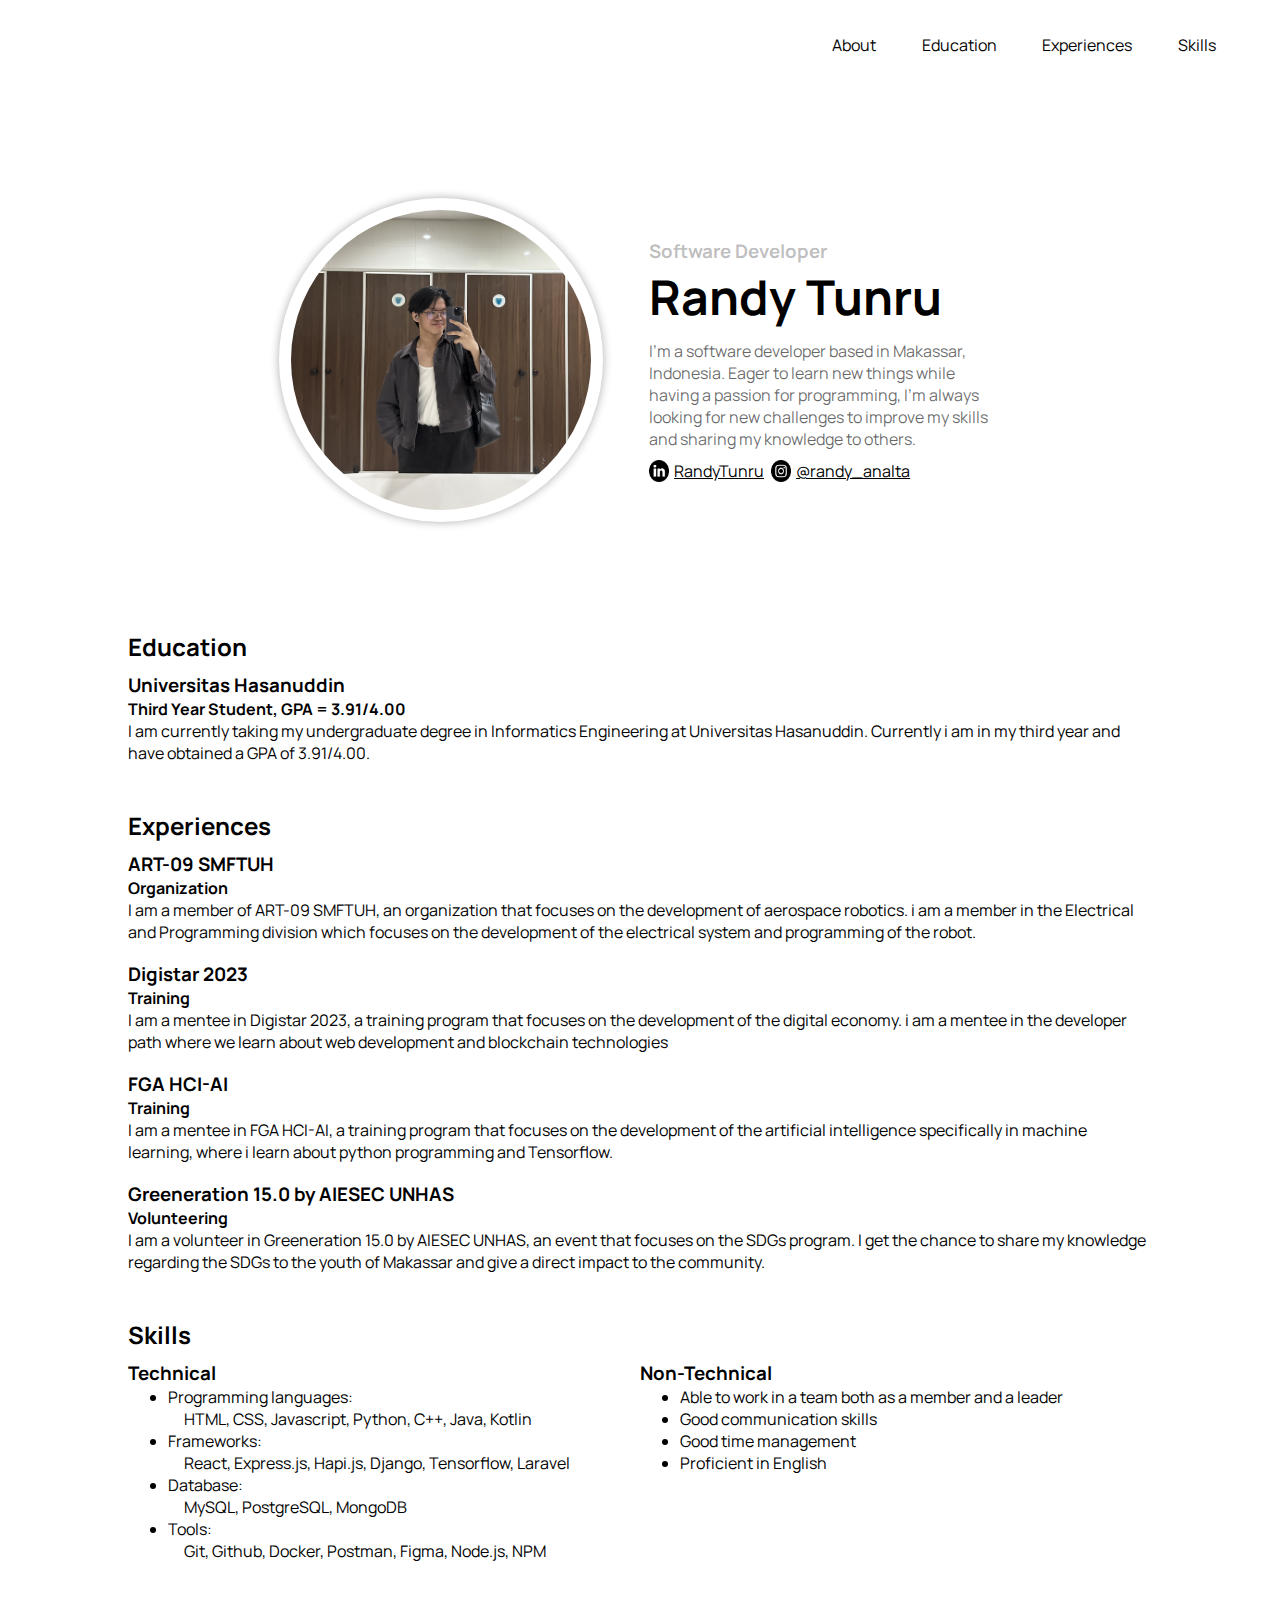
<file: index.html>
<!DOCTYPE html>
<html lang="en">
  <head>
    <title>Home</title>
    <meta charset="UTF-8" />
    <meta name="viewport" content="width=device-width" />
    <!--
      Need a visual blank slate?
      Remove all code in `styles.css`!
    -->
    <link rel="stylesheet" href="styles copy.css" />
    <script type="module" src="script.js"></script>
  </head>
  <body>
    <header>
      <nav>
        <a href="">About</a>
        <a href="#Education">Education</a>
        <a href="#Experiences">Experiences</a>
        <a href="#Skills">Skills</a>
      </nav>
    </header>
    <main>
      <div id="big-jumbo">
        <div class="jumbo-item">
          <img  id="my-img" src="assets/IMG_2979 2.jpg" alt="Randy Tunru">
        </div>
        <div class="jumbo-item">
          <div id="description">
            <h3>Software Developer</h3>
            <h2>Randy Tunru</h2>
            <p>
              I'm a software developer based in Makassar, Indonesia. Eager to learn new things while having a passion for programming, 
              I'm always looking for new challenges to improve my skills and sharing my knowledge to others. 
            </p>
            <div id="socmed-list">
              <div class="socmed">
              <img src="assets/linkedin.png" width="20px">
              <a href="https://www.linkedin.com/in/analtadwiyanto/">RandyTunru</a>
            </div>
            <div class="socmed">
              <img src="assets/instagram.png" width="20px">
              <a href="https://www.instagram.com/randy_analta/">@randy_analta</a>
            </div>
          </div>
          </div>
        </div>
      </div>
      <div id="content">
        <div id="Education">
          <h2>Education</h2>
          <div class="sub-content">
            <h3>Universitas Hasanuddin</h3>
            <h4>Third Year Student, GPA = 3.91/4.00</h4>
            <p>
              I am currently taking my undergraduate degree in Informatics Engineering at Universitas Hasanuddin. 
              Currently i am in my third year and have obtained a GPA of 3.91/4.00.
            </p>
          </div>
        </div>
        <div id="Experiences">
          <h2>Experiences</h2>
          <div class="sub-content" id="sub-experiences">
            <div>
              <h3>ART-09 SMFTUH</h3>
              <h4>Organization</h4>
              <p>
                I am a member of ART-09 SMFTUH, an organization that focuses on the development of aerospace robotics. 
                i am a member in the Electrical and Programming division which focuses on the development of the electrical system and programming of the robot.
              </p>
            </div>
            <div>
              <h3>Digistar 2023</h3>
              <h4>Training</h4>
              <p>
                I am a mentee in Digistar 2023, a training program that focuses on the development of the digital economy. 
                i am a mentee in the developer path where we learn about web development and blockchain technologies
              </p>
            </div>
            <div>
              <h3>FGA HCI-AI</h3>
              <h4>Training</h4>
              <p>
                I am a mentee in FGA HCI-AI, a training program that focuses on the development of the artificial intelligence specifically in machine learning, 
                where i learn about python programming and Tensorflow.
              </p>
            </div>
            <div>
              <h3>Greeneration 15.0 by AIESEC UNHAS</h3>
              <h4>Volunteering</h4>
              <p>
                I am a volunteer in Greeneration 15.0 by AIESEC UNHAS, an event that focuses on the SDGs program. 
                I get the chance to share my knowledge regarding the SDGs to the youth of Makassar and give a direct impact to the community.
              </p>
            </div>
          </div>
        </div>
        <div id="Skills">
          <h2>Skills</h2>
          <div class="sub-content" id="skillsets">
            <div class="sub-skillsets">
              <h3>Technical</h3>
              <ul>
                <li>Programming languages:<br>&emsp;HTML, CSS, Javascript, Python, C++, Java, Kotlin</li>
                <li>Frameworks: <br>&emsp;React, Express.js, Hapi.js, Django, Tensorflow, Laravel</li>
                <li>Database: <br>&emsp;MySQL, PostgreSQL, MongoDB</li>
                <li>Tools: <br>&emsp;Git, Github, Docker, Postman, Figma, Node.js, NPM</li>
              </ul>
            </div>
            <div class="sub-skillsets">
              <h3>Non-Technical</h3>
              <ul>
                <li>Able to work in a team both as a member and a leader</li>
                <li>Good communication skills</li>
                <li>Good time management</li>
                <li>Proficient in English</li>
              </ul>
            </div>
          </div>
        </div>
      </div>
    </main>
  </body>
</html>
</file>
<file: styles copy.css>
@import url('https://fonts.googleapis.com/css2?family=Manrope:wght@200;300;400;500;600;700;800&display=swap');


* {
  box-sizing: border-box;
  font-family: 'Manrope', sans-serif;
  margin: 0;
  background-color: rgba(255,255,255,1);
}

nav {
  display: flex;
  justify-content: space-between;
  align-items: center;
  text-decoration: none;
  padding :  0 5% 0 65% ;
  height: 10vh;
}

nav a{
  text-decoration: none;
  color: #000;
}

nav a:visited{
  text-decoration: none;
}

main {
  width: 80%;
  margin: 0 auto;
}

#big-jumbo {
  height: 60vh;
  display: flex;
  flex-direction: row;
  padding: 0 10vw;
  /* padding: 0 20%; */
  align-items: center;
  justify-content: center;
}

.jumbo-item {
  height: 80%;
  padding: 0 3%;
  display: flex;
  align-items: center;
  justify-content: center;
}

.jumbo-item h3{
  color: #00000045;
}

.jumbo-item h2{
  font-size : 3rem;
}

.jumbo-item p{
  margin: 3% 0;
  color: #00000097;
}

#my-img{
  height: 75%;
  /* width: 70%; */
  border-radius: 50%;
  border: 12px solid #fff;
  box-shadow: 0 0 10px 0 rgba(0, 0, 0, 0.326);
}

#socmed-list{
  margin-top: 2%;
  display: flex;
  flex-direction: row;
}

.socmed {
  display: flex;
  padding-right: 2%;
}

.socmed a{
  color: #000;
  margin-left: 5px;
}

.socmed a:visited{
  color: #242424;
}

#content{
  display: flex;
  flex-direction: column;
  align-content: space-between;
  gap: 5vh;
  margin-bottom: 5vh;
}

.sub-content {
  display: flex;
  align-content : space-between;
  flex-direction: column;
  margin-top: 1vh;
}

#sub-experiences{
  gap: 2vh;
}

#skillsets{
  width: 100%;
  flex-direction: row;
}

.sub-skillsets{
  display: flex;
  flex-direction: column;
  flex-basis: 50%;
}

@media screen and (max-width: 768px){
  nav {
    padding :  0 5% 0 20% ;
    gap: 1vw;
  }

  #big-jumbo{
    flex-direction: column;
    padding: 0 5vw;
  }

  #content{
    gap: 2vh;
  }

  #my-img{
    width: 20vw;
    border: 0;
  }

  #socmed-list{
    flex-direction: column;
  }

  #content{
    margin-bottom: 0;
  }

  #skillsets{
    flex-direction: column;
  }

  .sub-skillsets{
    flex-basis: 100%;
  }
}
</file>
